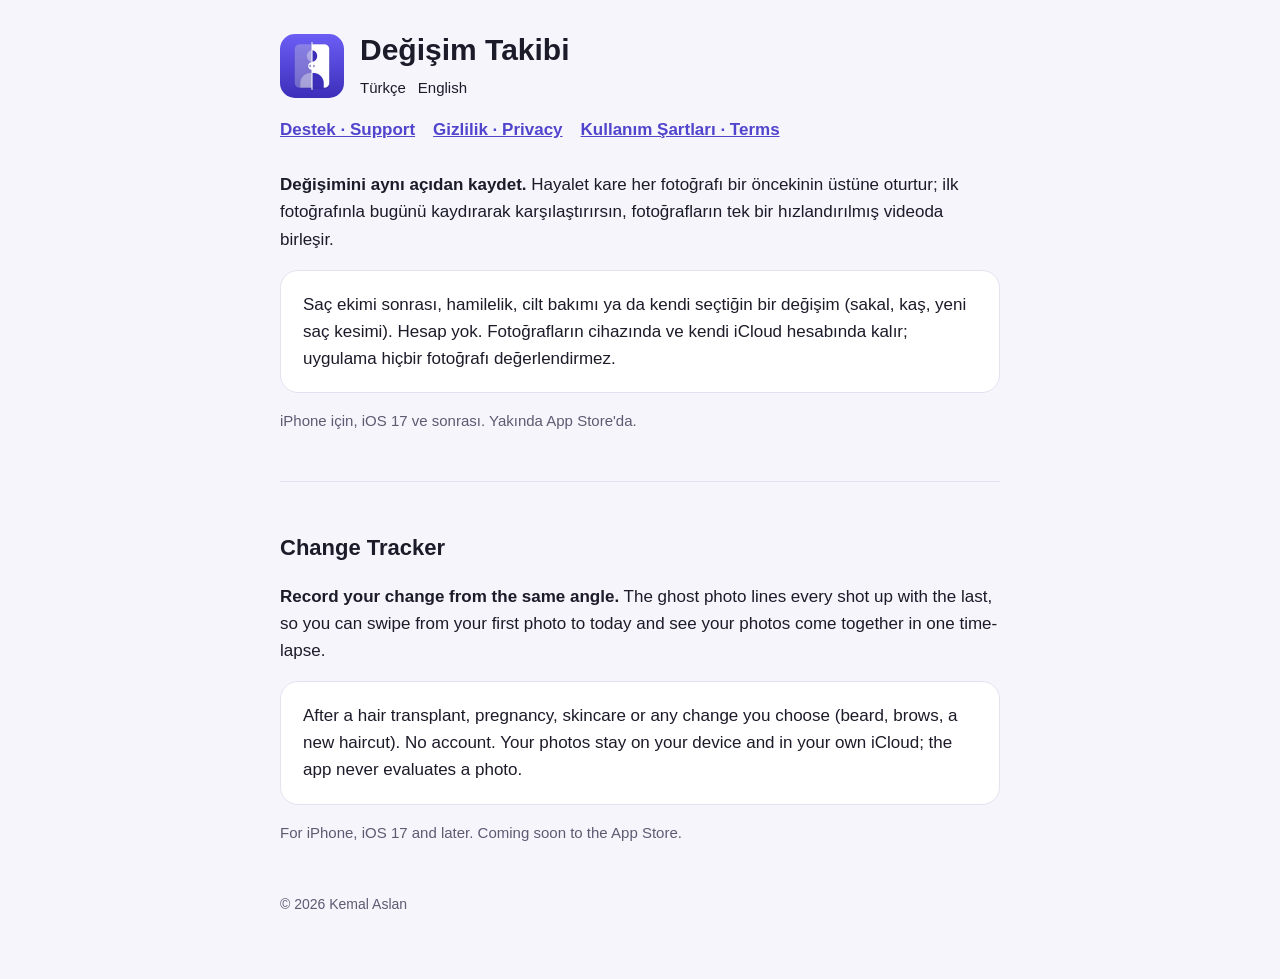
<file: index.html>
<!doctype html>
<html lang="tr">
<head>
  <meta charset="utf-8">
  <meta name="viewport" content="width=device-width, initial-scale=1">
  <title>Değişim Takibi — önce ve sonra, aynı açıdan</title>
  <meta name="description" content="Değişimini aynı açıdan, hizalı fotoğraflarla kaydet. Saç ekimi sonrası, hamilelik, cilt bakımı ve daha fazlası.">
  <link rel="icon" href="assets/icon.png">
  <link rel="apple-touch-icon" href="assets/icon.png">
  <link rel="stylesheet" href="assets/style.css">
</head>
<body>
<main>
  <header>
    <img src="assets/icon.png" alt="">
    <div>
      <h1>Değişim Takibi</h1>
      <div class="lang"><a href="#tr">Türkçe</a><a href="#en">English</a></div>
    </div>
  </header>
  <nav>
    <a href="support/">Destek · Support</a>
    <a href="privacy/">Gizlilik · Privacy</a>
    <a href="terms/">Kullanım Şartları · Terms</a>
  </nav>

  <section id="tr">
    <p><strong>Değişimini aynı açıdan kaydet.</strong> Hayalet kare her fotoğrafı bir öncekinin üstüne oturtur; ilk
      fotoğrafınla bugünü kaydırarak karşılaştırırsın, fotoğrafların tek bir hızlandırılmış videoda birleşir.</p>
    <div class="card">
      <p>Saç ekimi sonrası, hamilelik, cilt bakımı ya da kendi seçtiğin bir değişim (sakal, kaş, yeni saç kesimi).
        Hesap yok. Fotoğrafların cihazında ve kendi iCloud hesabında kalır; uygulama hiçbir fotoğrafı değerlendirmez.</p>
    </div>
    <p class="muted">iPhone için, iOS 17 ve sonrası. Yakında App Store'da.</p>
  </section>

  <hr>

  <section id="en" lang="en">
    <h2>Change Tracker</h2>
    <p><strong>Record your change from the same angle.</strong> The ghost photo lines every shot up with the last, so you
      can swipe from your first photo to today and see your photos come together in one time-lapse.</p>
    <div class="card">
      <p>After a hair transplant, pregnancy, skincare or any change you choose (beard, brows, a new haircut). No account.
        Your photos stay on your device and in your own iCloud; the app never evaluates a photo.</p>
    </div>
    <p class="muted">For iPhone, iOS 17 and later. Coming soon to the App Store.</p>
  </section>

  <footer>© 2026 Kemal Aslan</footer>
</main>
</body>
</html>
</file>
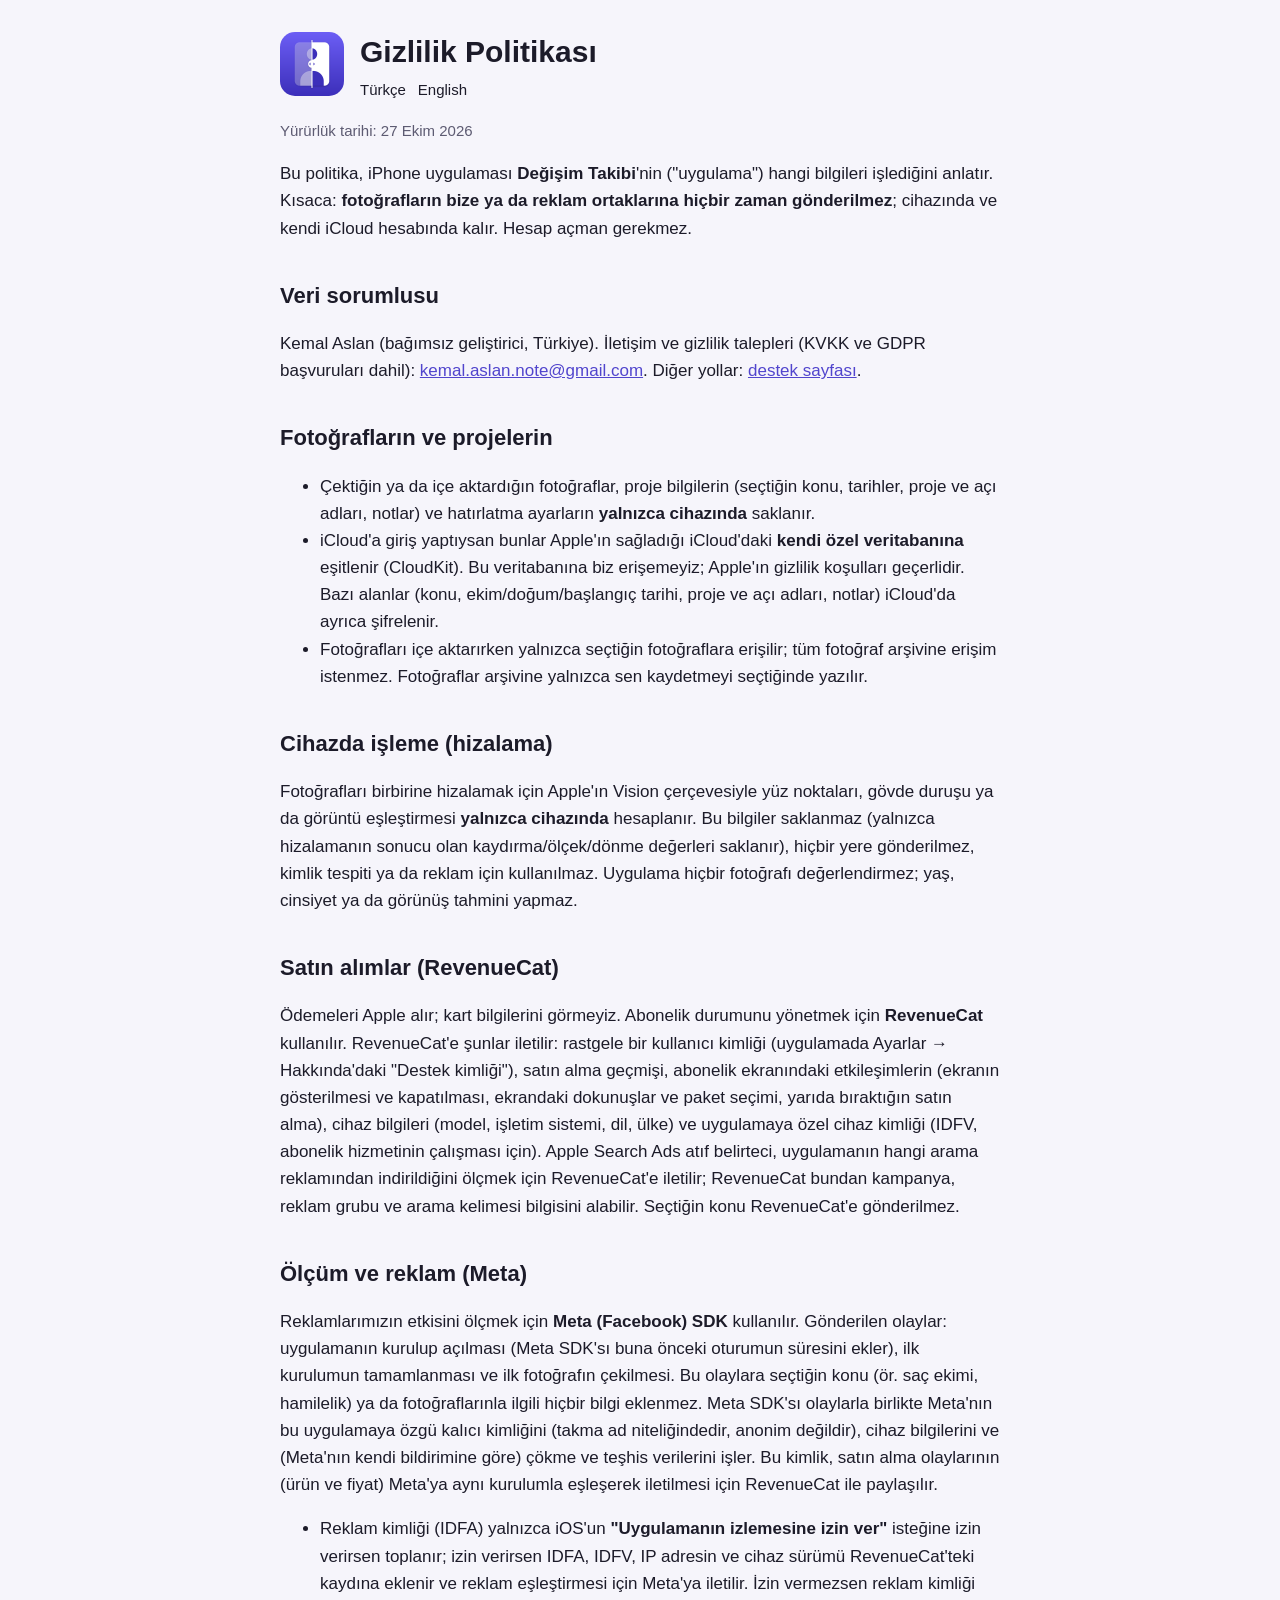
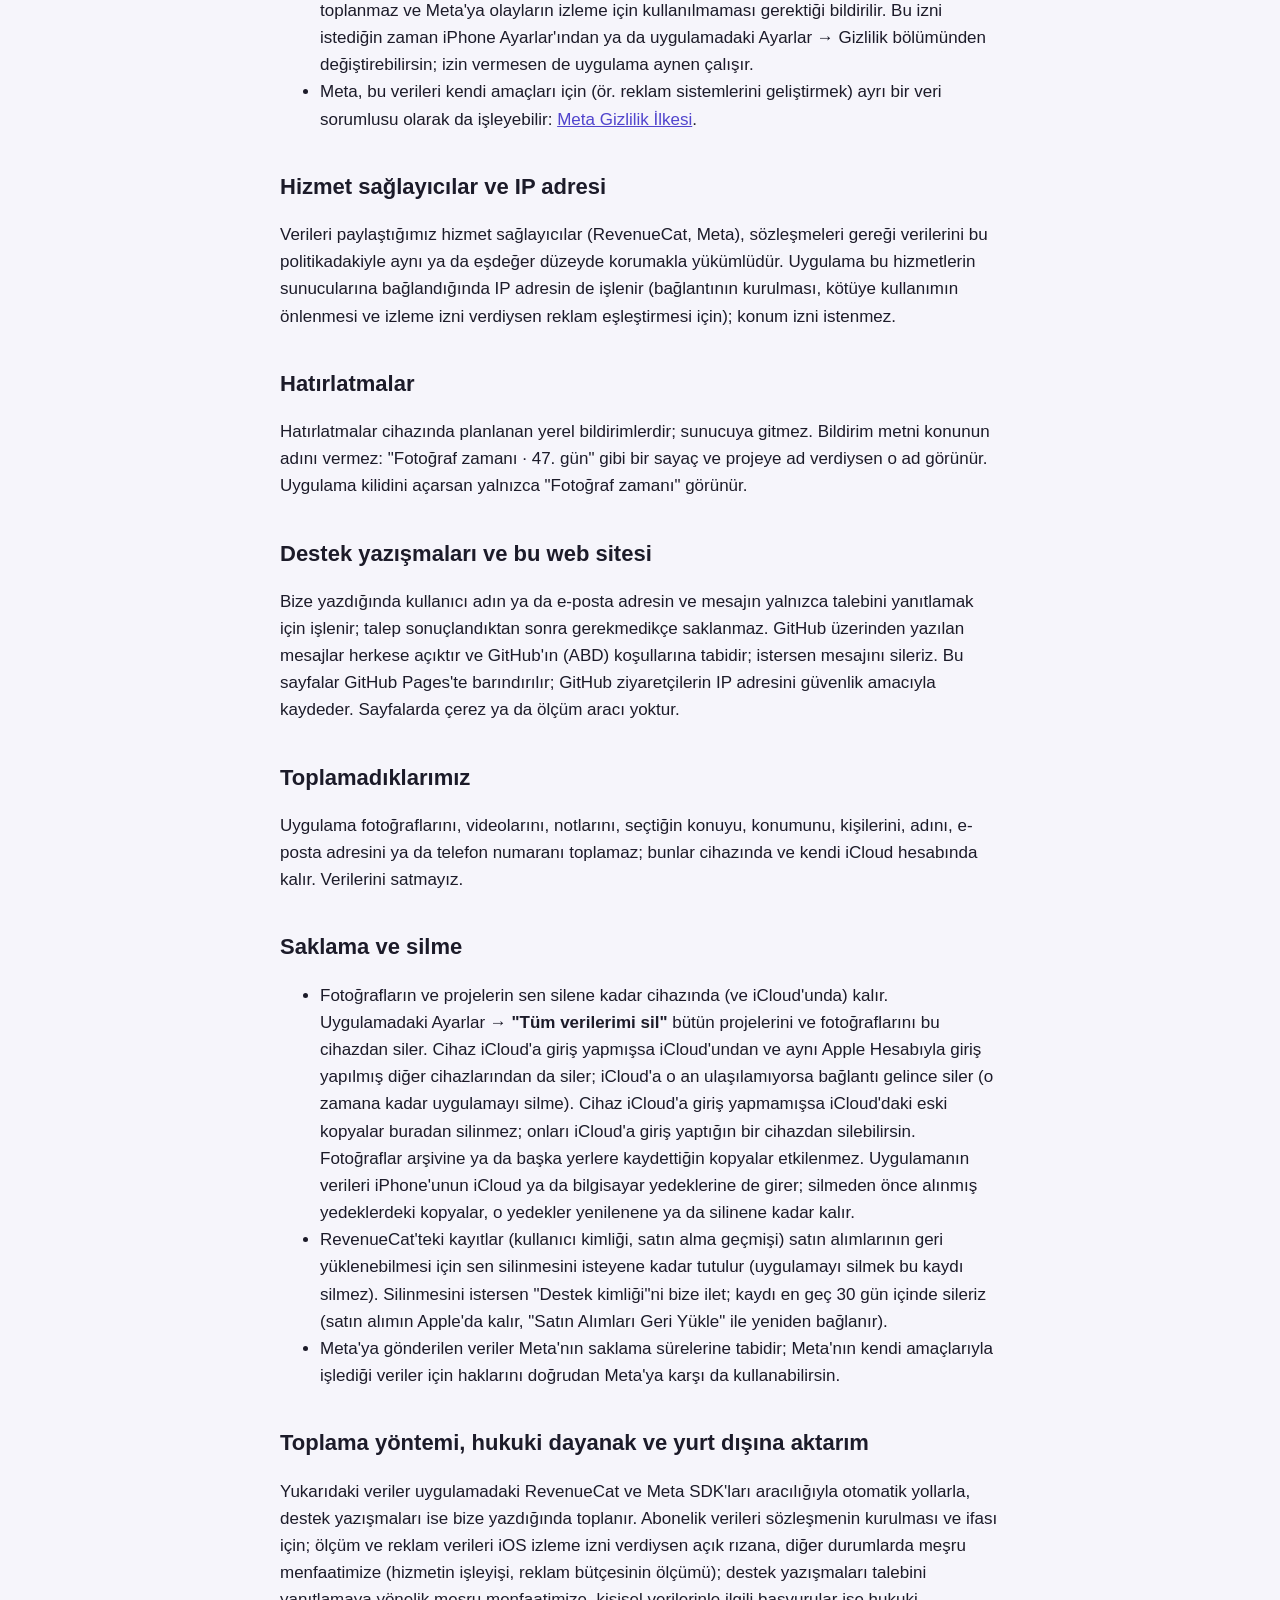
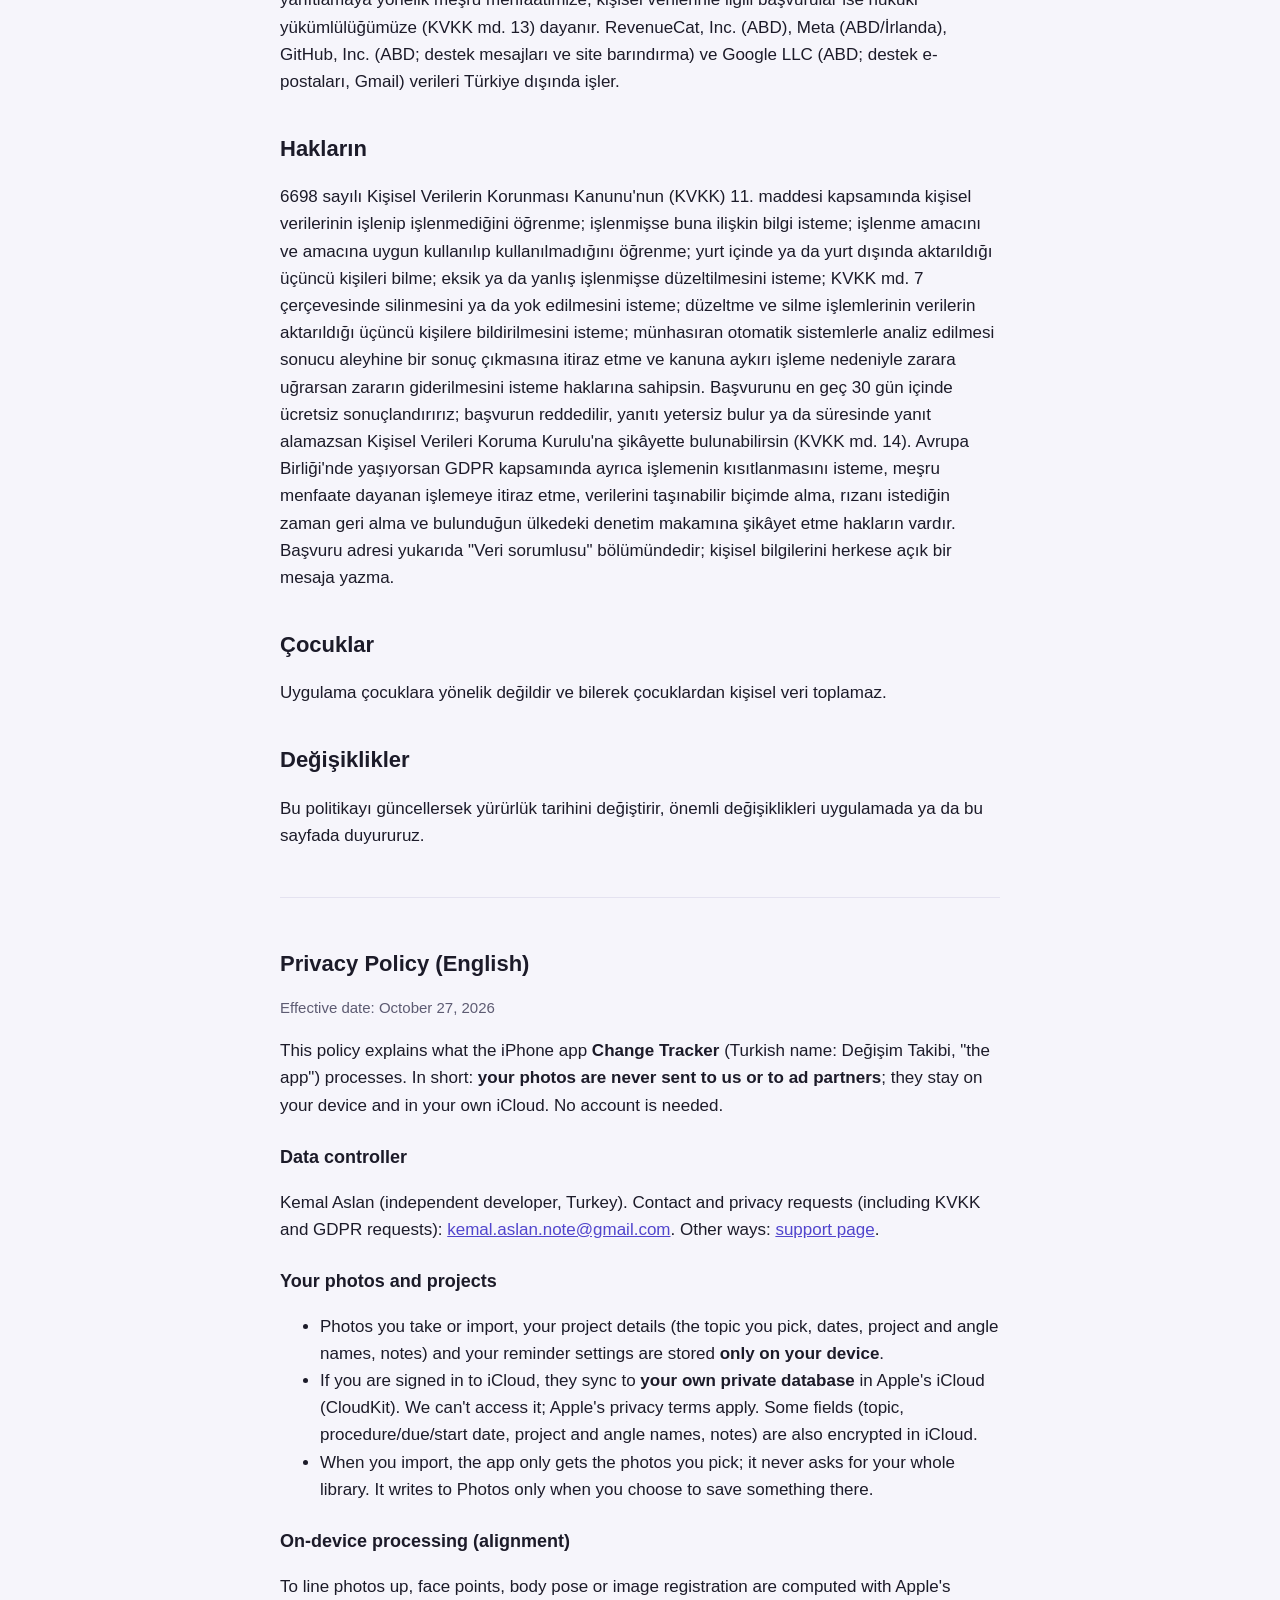
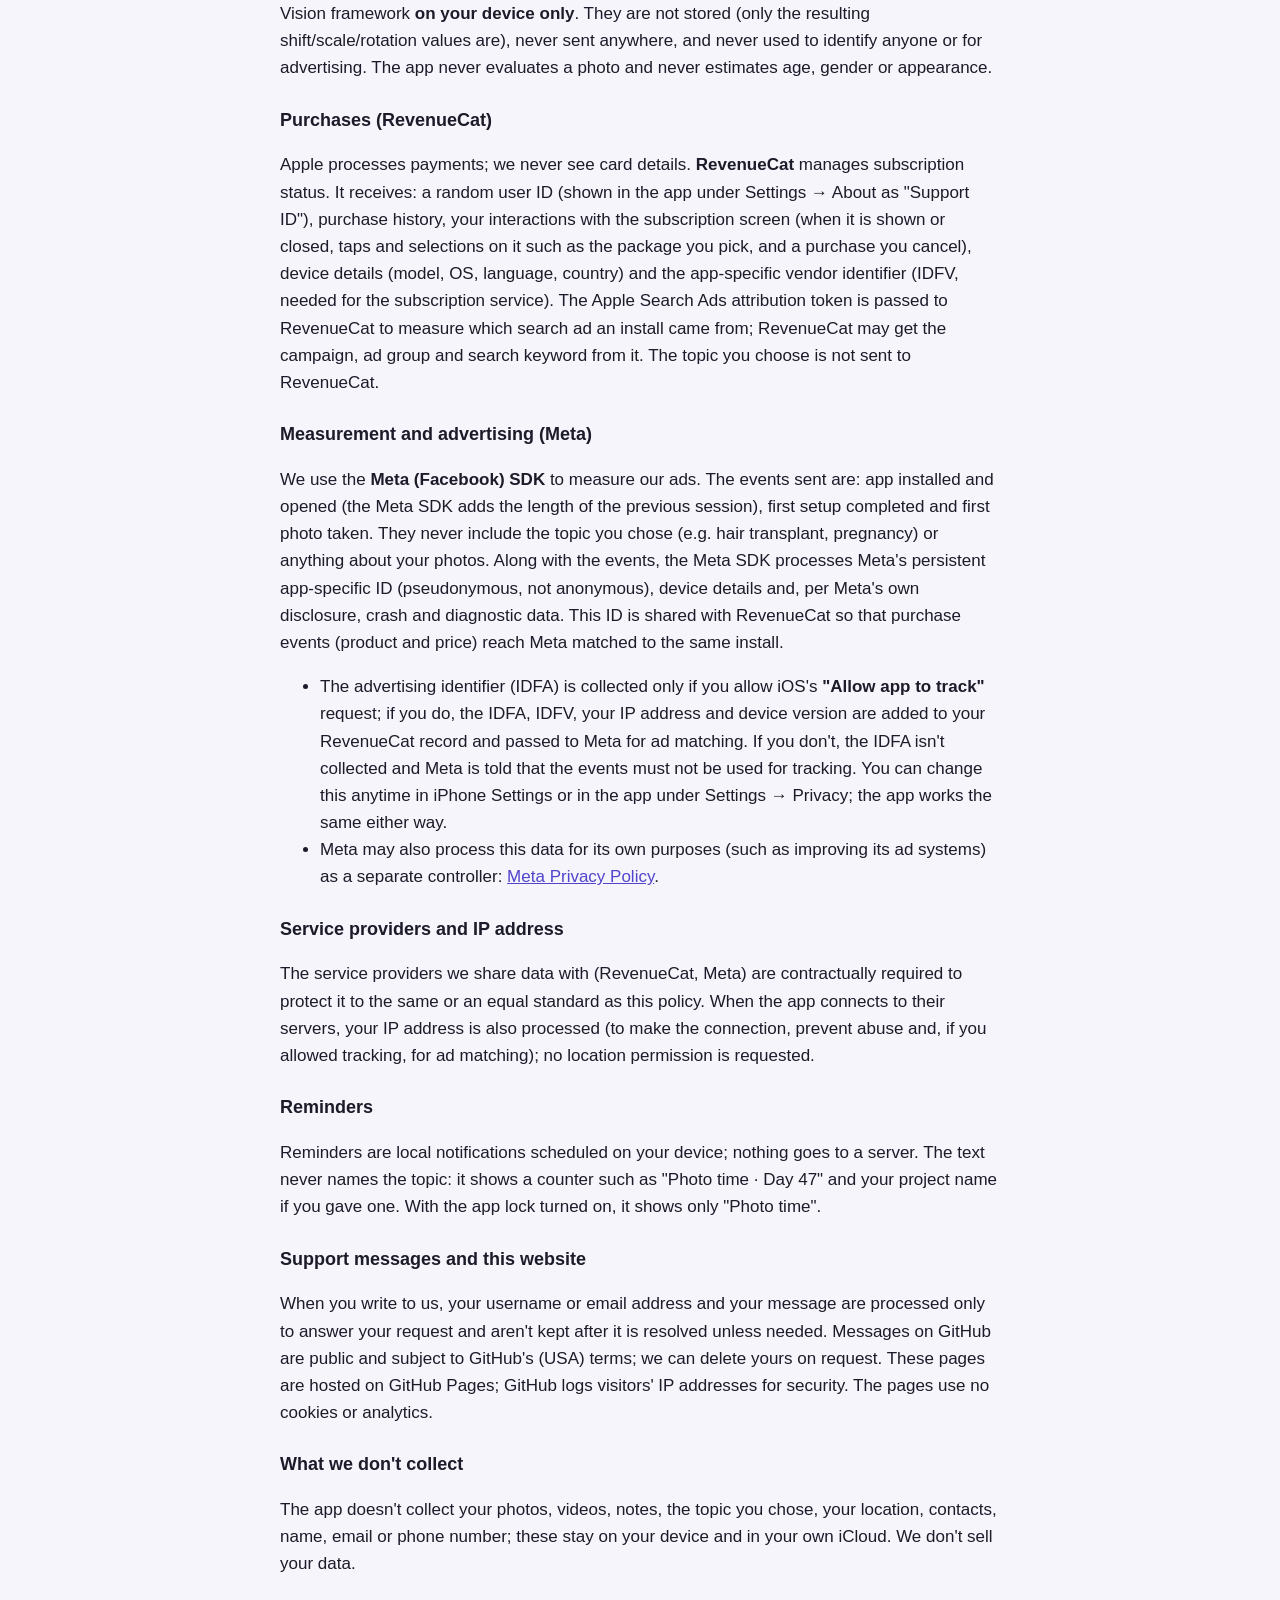
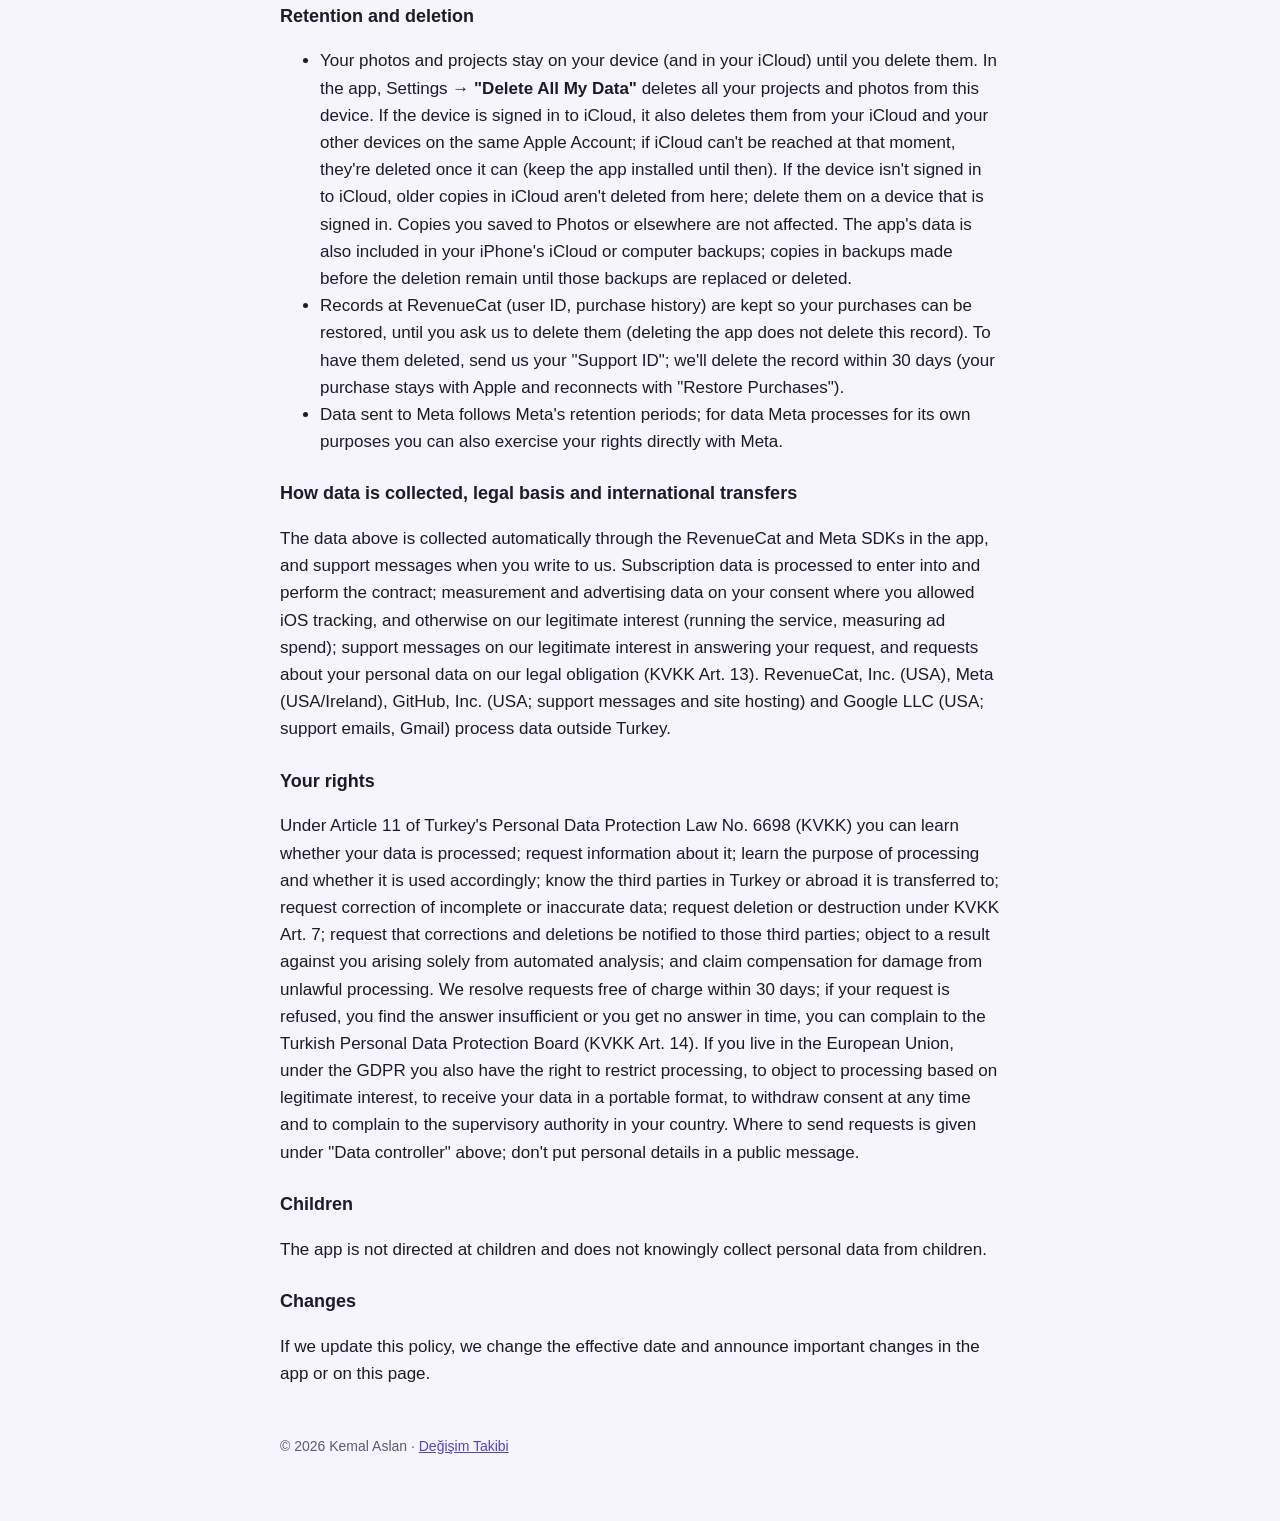
<file: privacy/index.html>
<!doctype html>
<html lang="tr">
<head>
  <meta charset="utf-8">
  <meta name="viewport" content="width=device-width, initial-scale=1">
  <title>Gizlilik Politikası · Privacy Policy — Değişim Takibi</title>
  <link rel="icon" href="../assets/icon.png">
  <link rel="stylesheet" href="../assets/style.css">
</head>
<body>
<main>
  <header>
    <a href="../"><img src="../assets/icon.png" alt="Değişim Takibi · Change Tracker"></a>
    <div>
      <h1>Gizlilik Politikası</h1>
      <div class="lang"><a href="#tr">Türkçe</a><a href="#en">English</a></div>
    </div>
  </header>
  <p class="muted">Yürürlük tarihi: 27 Ekim 2026</p>

  <section id="tr">
    <p>Bu politika, iPhone uygulaması <strong>Değişim Takibi</strong>'nin ("uygulama") hangi bilgileri işlediğini
      anlatır. Kısaca: <strong>fotoğrafların bize ya da reklam ortaklarına hiçbir zaman gönderilmez</strong>; cihazında ve
      kendi iCloud hesabında kalır. Hesap açman gerekmez.</p>

    <h2>Veri sorumlusu</h2>
    <p>Kemal Aslan (bağımsız geliştirici, Türkiye). İletişim ve gizlilik talepleri (KVKK ve GDPR başvuruları dahil):
      <a href="mailto:kemal.aslan.note@gmail.com">kemal.aslan.note@gmail.com</a>. Diğer yollar: <a href="../support/#contact">destek sayfası</a>.</p>

    <h2>Fotoğrafların ve projelerin</h2>
    <ul>
      <li>Çektiğin ya da içe aktardığın fotoğraflar, proje bilgilerin (seçtiğin konu, tarihler, proje ve açı adları,
        notlar) ve hatırlatma ayarların <strong>yalnızca cihazında</strong> saklanır.</li>
      <li>iCloud'a giriş yaptıysan bunlar Apple'ın sağladığı iCloud'daki <strong>kendi özel veritabanına</strong>
        eşitlenir (CloudKit). Bu veritabanına biz erişemeyiz; Apple'ın gizlilik koşulları geçerlidir. Bazı alanlar (konu,
        ekim/doğum/başlangıç tarihi, proje ve açı adları, notlar) iCloud'da ayrıca şifrelenir.</li>
      <li>Fotoğrafları içe aktarırken yalnızca seçtiğin fotoğraflara erişilir; tüm fotoğraf arşivine erişim istenmez.
        Fotoğraflar arşivine yalnızca sen kaydetmeyi seçtiğinde yazılır.</li>
    </ul>

    <h2>Cihazda işleme (hizalama)</h2>
    <p>Fotoğrafları birbirine hizalamak için Apple'ın Vision çerçevesiyle yüz noktaları, gövde duruşu ya da görüntü
      eşleştirmesi <strong>yalnızca cihazında</strong> hesaplanır. Bu bilgiler saklanmaz (yalnızca hizalamanın sonucu olan
      kaydırma/ölçek/dönme değerleri saklanır), hiçbir yere gönderilmez, kimlik tespiti ya da reklam için kullanılmaz.
      Uygulama hiçbir fotoğrafı değerlendirmez; yaş, cinsiyet ya da görünüş tahmini yapmaz.</p>

    <h2>Satın alımlar (RevenueCat)</h2>
    <p>Ödemeleri Apple alır; kart bilgilerini görmeyiz. Abonelik durumunu yönetmek için <strong>RevenueCat</strong>
      kullanılır. RevenueCat'e şunlar iletilir: rastgele bir kullanıcı kimliği (uygulamada Ayarlar → Hakkında'daki
      "Destek kimliği"), satın alma geçmişi, abonelik ekranındaki etkileşimlerin (ekranın gösterilmesi ve
      kapatılması, ekrandaki dokunuşlar ve paket seçimi, yarıda bıraktığın satın alma), cihaz bilgileri (model, işletim
      sistemi, dil, ülke) ve uygulamaya özel cihaz kimliği (IDFV, abonelik hizmetinin çalışması için). Apple Search Ads
      atıf belirteci, uygulamanın hangi arama reklamından indirildiğini ölçmek için RevenueCat'e iletilir; RevenueCat
      bundan kampanya, reklam grubu ve arama kelimesi bilgisini alabilir. Seçtiğin konu
      RevenueCat'e gönderilmez.</p>

    <h2>Ölçüm ve reklam (Meta)</h2>
    <p>Reklamlarımızın etkisini ölçmek için <strong>Meta (Facebook) SDK</strong> kullanılır. Gönderilen olaylar: uygulamanın
      kurulup açılması (Meta SDK'sı buna önceki oturumun süresini ekler), ilk kurulumun tamamlanması ve ilk fotoğrafın
      çekilmesi. Bu olaylara seçtiğin konu (ör. saç ekimi, hamilelik) ya da fotoğraflarınla ilgili hiçbir bilgi eklenmez.
      Meta SDK'sı olaylarla birlikte Meta'nın bu uygulamaya özgü kalıcı kimliğini (takma ad niteliğindedir, anonim
      değildir), cihaz bilgilerini ve (Meta'nın kendi bildirimine göre) çökme ve teşhis verilerini işler. Bu kimlik,
      satın alma olaylarının (ürün ve fiyat) Meta'ya aynı kurulumla eşleşerek iletilmesi için RevenueCat ile
      paylaşılır.</p>
    <ul>
      <li>Reklam kimliği (IDFA) yalnızca iOS'un <strong>"Uygulamanın izlemesine izin ver"</strong> isteğine izin verirsen
        toplanır; izin verirsen IDFA, IDFV, IP adresin ve cihaz sürümü RevenueCat'teki kaydına eklenir ve reklam eşleştirmesi
        için Meta'ya iletilir. İzin vermezsen reklam kimliği
        toplanmaz ve Meta'ya olayların izleme için kullanılmaması gerektiği bildirilir. Bu izni istediğin zaman iPhone
        Ayarlar'ından ya da uygulamadaki Ayarlar → Gizlilik bölümünden değiştirebilirsin; izin vermesen de uygulama aynen
        çalışır.</li>
      <li>Meta, bu verileri kendi amaçları için (ör. reklam sistemlerini geliştirmek) ayrı bir veri sorumlusu olarak da
        işleyebilir: <a href="https://www.facebook.com/privacy/policy/">Meta Gizlilik İlkesi</a>.</li>
    </ul>

    <h2>Hizmet sağlayıcılar ve IP adresi</h2>
    <p>Verileri paylaştığımız hizmet sağlayıcılar (RevenueCat, Meta), sözleşmeleri gereği verilerini bu politikadakiyle
      aynı ya da eşdeğer düzeyde korumakla yükümlüdür. Uygulama bu hizmetlerin sunucularına bağlandığında IP adresin de
      işlenir (bağlantının kurulması, kötüye kullanımın önlenmesi ve izleme izni verdiysen reklam
      eşleştirmesi için); konum izni istenmez.</p>

    <h2>Hatırlatmalar</h2>
    <p>Hatırlatmalar cihazında planlanan yerel bildirimlerdir; sunucuya gitmez. Bildirim metni konunun adını vermez:
      "Fotoğraf zamanı · 47. gün" gibi bir sayaç ve projeye ad verdiysen o ad görünür. Uygulama kilidini açarsan yalnızca
      "Fotoğraf zamanı" görünür.</p>

    <h2>Destek yazışmaları ve bu web sitesi</h2>
    <p>Bize yazdığında kullanıcı adın ya da e-posta adresin ve mesajın yalnızca talebini yanıtlamak için işlenir; talep
      sonuçlandıktan sonra gerekmedikçe saklanmaz. GitHub üzerinden yazılan mesajlar herkese açıktır ve GitHub'ın (ABD)
      koşullarına tabidir; istersen mesajını sileriz. Bu sayfalar GitHub Pages'te barındırılır; GitHub ziyaretçilerin IP
      adresini güvenlik amacıyla kaydeder. Sayfalarda çerez ya da ölçüm aracı yoktur.</p>

    <h2>Toplamadıklarımız</h2>
    <p>Uygulama fotoğraflarını, videolarını, notlarını, seçtiğin konuyu, konumunu, kişilerini, adını, e-posta adresini ya
      da telefon numaranı toplamaz; bunlar cihazında ve kendi iCloud hesabında kalır. Verilerini satmayız.</p>

    <h2>Saklama ve silme</h2>
    <ul>
      <li>Fotoğrafların ve projelerin sen silene kadar cihazında (ve iCloud'unda) kalır. Uygulamadaki Ayarlar →
        <strong>"Tüm verilerimi sil"</strong> bütün projelerini ve fotoğraflarını bu cihazdan siler. Cihaz iCloud'a giriş
        yapmışsa iCloud'undan ve aynı Apple Hesabıyla giriş yapılmış diğer cihazlarından da siler; iCloud'a o an
        ulaşılamıyorsa bağlantı gelince siler (o zamana kadar uygulamayı silme). Cihaz iCloud'a giriş yapmamışsa
        iCloud'daki eski kopyalar buradan silinmez; onları iCloud'a giriş yaptığın bir cihazdan silebilirsin. Fotoğraflar
        arşivine ya da başka yerlere kaydettiğin kopyalar etkilenmez. Uygulamanın verileri iPhone'unun iCloud ya da
        bilgisayar yedeklerine de girer; silmeden önce alınmış yedeklerdeki kopyalar, o yedekler yenilenene ya da silinene
        kadar kalır.</li>
      <li>RevenueCat'teki kayıtlar (kullanıcı kimliği, satın alma geçmişi) satın alımlarının geri yüklenebilmesi için
        sen silinmesini isteyene kadar tutulur (uygulamayı silmek bu kaydı silmez). Silinmesini istersen "Destek kimliği"ni bize ilet; kaydı en geç 30 gün
        içinde sileriz (satın alımın Apple'da kalır, "Satın Alımları Geri Yükle" ile yeniden bağlanır).</li>
      <li>Meta'ya gönderilen veriler Meta'nın saklama sürelerine tabidir; Meta'nın kendi amaçlarıyla işlediği veriler için
        haklarını doğrudan Meta'ya karşı da kullanabilirsin.</li>
    </ul>

    <h2>Toplama yöntemi, hukuki dayanak ve yurt dışına aktarım</h2>
    <p>Yukarıdaki veriler uygulamadaki RevenueCat ve Meta SDK'ları aracılığıyla otomatik yollarla, destek yazışmaları ise
      bize yazdığında toplanır. Abonelik verileri sözleşmenin kurulması ve ifası için; ölçüm ve reklam verileri iOS izleme
      izni verdiysen açık rızana, diğer durumlarda meşru menfaatimize (hizmetin işleyişi, reklam bütçesinin ölçümü);
      destek yazışmaları talebini yanıtlamaya yönelik meşru menfaatimize, kişisel verilerinle ilgili
      başvurular ise hukuki yükümlülüğümüze (KVKK md. 13) dayanır. RevenueCat, Inc. (ABD), Meta (ABD/İrlanda),
      GitHub, Inc. (ABD; destek mesajları ve site barındırma) ve Google LLC (ABD; destek e-postaları, Gmail) verileri
      Türkiye dışında işler.</p>

    <h2>Hakların</h2>
    <p>6698 sayılı Kişisel Verilerin Korunması Kanunu'nun (KVKK) 11. maddesi kapsamında kişisel verilerinin işlenip
      işlenmediğini öğrenme; işlenmişse buna ilişkin bilgi isteme; işlenme amacını ve amacına uygun kullanılıp
      kullanılmadığını öğrenme; yurt içinde ya da yurt dışında aktarıldığı üçüncü kişileri bilme; eksik ya da yanlış
      işlenmişse düzeltilmesini isteme; KVKK md. 7 çerçevesinde silinmesini ya da yok edilmesini isteme; düzeltme ve silme
      işlemlerinin verilerin aktarıldığı üçüncü kişilere bildirilmesini isteme; münhasıran otomatik sistemlerle analiz
      edilmesi sonucu aleyhine bir sonuç çıkmasına itiraz etme ve kanuna aykırı işleme nedeniyle zarara uğrarsan zararın
      giderilmesini isteme haklarına sahipsin. Başvurunu en geç 30 gün içinde ücretsiz sonuçlandırırız; başvurun reddedilir,
      yanıtı yetersiz bulur ya da süresinde yanıt alamazsan Kişisel Verileri Koruma Kurulu'na şikâyette bulunabilirsin
      (KVKK md. 14). Avrupa Birliği'nde yaşıyorsan GDPR kapsamında ayrıca işlemenin kısıtlanmasını isteme, meşru menfaate
      dayanan işlemeye itiraz etme, verilerini taşınabilir biçimde alma, rızanı istediğin zaman geri alma ve bulunduğun ülkedeki denetim makamına şikâyet etme
      hakların vardır. Başvuru adresi yukarıda "Veri sorumlusu" bölümündedir; kişisel bilgilerini herkese açık bir mesaja
      yazma.</p>

    <h2>Çocuklar</h2>
    <p>Uygulama çocuklara yönelik değildir ve bilerek çocuklardan kişisel veri toplamaz.</p>

    <h2>Değişiklikler</h2>
    <p>Bu politikayı güncellersek yürürlük tarihini değiştirir, önemli değişiklikleri uygulamada ya da bu sayfada
      duyururuz.</p>
  </section>

  <hr>

  <section id="en" lang="en">
    <h2>Privacy Policy (English)</h2>
    <p class="muted">Effective date: October 27, 2026</p>
    <p>This policy explains what the iPhone app <strong>Change Tracker</strong> (Turkish name: Değişim Takibi, "the app")
      processes. In short: <strong>your photos are never sent to us or to ad partners</strong>; they stay on your device and
      in your own iCloud. No account is needed.</p>

    <h3>Data controller</h3>
    <p>Kemal Aslan (independent developer, Turkey). Contact and privacy requests (including KVKK and GDPR requests):
      <a href="mailto:kemal.aslan.note@gmail.com">kemal.aslan.note@gmail.com</a>. Other ways: <a href="../support/#contact-en">support page</a>.</p>

    <h3>Your photos and projects</h3>
    <ul>
      <li>Photos you take or import, your project details (the topic you pick, dates, project and angle names, notes) and
        your reminder settings are stored <strong>only on your device</strong>.</li>
      <li>If you are signed in to iCloud, they sync to <strong>your own private database</strong> in Apple's iCloud
        (CloudKit). We can't access it; Apple's privacy terms apply. Some fields (topic, procedure/due/start date, project
        and angle names, notes) are also encrypted in iCloud.</li>
      <li>When you import, the app only gets the photos you pick; it never asks for your whole library. It writes to Photos
        only when you choose to save something there.</li>
    </ul>

    <h3>On-device processing (alignment)</h3>
    <p>To line photos up, face points, body pose or image registration are computed with Apple's Vision framework
      <strong>on your device only</strong>. They are not stored (only the resulting shift/scale/rotation values are), never
      sent anywhere, and never used to identify anyone or for advertising. The app never evaluates a photo and never
      estimates age, gender or appearance.</p>

    <h3>Purchases (RevenueCat)</h3>
    <p>Apple processes payments; we never see card details. <strong>RevenueCat</strong> manages subscription status. It
      receives: a random user ID (shown in the app under Settings → About as "Support ID"), purchase history, your interactions with the subscription screen (when it is shown or
      closed, taps and selections on it such as the package you pick, and a purchase you cancel), device details (model, OS, language, country) and the app-specific vendor
      identifier (IDFV, needed for the subscription service). The Apple Search Ads attribution token is passed to
      RevenueCat to measure which search ad an install came from; RevenueCat may get the campaign, ad group and search
      keyword from it. The topic you choose is not sent to RevenueCat.</p>

    <h3>Measurement and advertising (Meta)</h3>
    <p>We use the <strong>Meta (Facebook) SDK</strong> to measure our ads. The events sent are: app installed and opened
      (the Meta SDK adds the length of the previous session), first setup completed and first photo taken. They never
      include the topic you chose (e.g. hair transplant, pregnancy) or anything about your photos. Along with the events,
      the Meta SDK processes Meta's persistent app-specific ID (pseudonymous, not anonymous), device details and, per Meta's
      own disclosure, crash and diagnostic data. This ID is shared with RevenueCat so that purchase events (product and
      price) reach Meta matched to the same install.</p>
    <ul>
      <li>The advertising identifier (IDFA) is collected only if you allow iOS's <strong>"Allow app to track"</strong>
        request; if you do, the IDFA, IDFV, your IP address and device version are added to your RevenueCat record and passed
        to Meta for ad matching. If you don't, the IDFA isn't
        collected and Meta is told that the events must not be used for tracking. You can change this anytime in iPhone
        Settings or in the app under Settings → Privacy; the app works the same either way.</li>
      <li>Meta may also process this data for its own purposes (such as improving its ad systems) as a separate controller:
        <a href="https://www.facebook.com/privacy/policy/">Meta Privacy Policy</a>.</li>
    </ul>

    <h3>Service providers and IP address</h3>
    <p>The service providers we share data with (RevenueCat, Meta) are contractually required to protect it to the same or
      an equal standard as this policy. When the app connects to their servers, your IP address is also processed (to make
      the connection, prevent abuse and, if you allowed tracking, for ad matching); no location
      permission is requested.</p>

    <h3>Reminders</h3>
    <p>Reminders are local notifications scheduled on your device; nothing goes to a server. The text never names the
      topic: it shows a counter such as "Photo time · Day 47" and your project name if you gave one. With the app lock
      turned on, it shows only "Photo time".</p>

    <h3>Support messages and this website</h3>
    <p>When you write to us, your username or email address and your message are processed only to answer your request and
      aren't kept after it is resolved unless needed. Messages on GitHub are public and subject to GitHub's (USA) terms; we
      can delete yours on request. These pages are hosted on GitHub Pages; GitHub logs visitors' IP addresses for security.
      The pages use no cookies or analytics.</p>

    <h3>What we don't collect</h3>
    <p>The app doesn't collect your photos, videos, notes, the topic you chose, your location, contacts, name, email or
      phone number; these stay on your device and in your own iCloud. We don't sell your data.</p>

    <h3>Retention and deletion</h3>
    <ul>
      <li>Your photos and projects stay on your device (and in your iCloud) until you delete them. In the app, Settings →
        <strong>"Delete All My Data"</strong> deletes all your projects and photos from this device. If the device is
        signed in to iCloud, it also deletes them from your iCloud and your other devices on the same Apple Account; if
        iCloud can't be reached at that moment, they're deleted once it can (keep the app installed until then). If the
        device isn't signed in to iCloud, older copies in iCloud aren't deleted from here; delete them on a device that is
        signed in. Copies you saved to Photos or elsewhere are not affected. The app's data is also included in your
        iPhone's iCloud or computer backups; copies in backups made before the deletion remain until those backups are
        replaced or deleted.</li>
      <li>Records at RevenueCat (user ID, purchase history) are kept so your purchases can be restored, until you
        ask us to delete them (deleting the app does not delete this record). To have them deleted, send us your "Support ID"; we'll delete the record within 30 days (your purchase
        stays with Apple and reconnects with "Restore Purchases").</li>
      <li>Data sent to Meta follows Meta's retention periods; for data Meta processes for its own purposes you can also
        exercise your rights directly with Meta.</li>
    </ul>

    <h3>How data is collected, legal basis and international transfers</h3>
    <p>The data above is collected automatically through the RevenueCat and Meta SDKs in the app, and support messages when
      you write to us. Subscription data is processed to enter into and perform the contract; measurement and advertising
      data on your consent where you allowed iOS tracking, and otherwise on our legitimate interest (running the service,
      measuring ad spend); support messages on our legitimate interest in answering your request, and requests about
      your personal data on our legal obligation (KVKK Art. 13). RevenueCat, Inc. (USA), Meta (USA/Ireland),
      GitHub, Inc. (USA; support messages and site hosting) and Google LLC (USA; support emails, Gmail) process data
      outside Turkey.</p>

    <h3>Your rights</h3>
    <p>Under Article 11 of Turkey's Personal Data Protection Law No. 6698 (KVKK) you can learn whether your data is
      processed; request information about it; learn the purpose of processing and whether it is used accordingly; know the
      third parties in Turkey or abroad it is transferred to; request correction of incomplete or inaccurate data; request
      deletion or destruction under KVKK Art. 7; request that corrections and deletions be notified to those third parties;
      object to a result against you arising solely from automated analysis; and claim compensation for damage from
      unlawful processing. We resolve requests free of charge within 30 days; if your request is refused, you find the
      answer insufficient or you get no answer in time, you can complain to the Turkish Personal Data Protection Board
      (KVKK Art. 14). If you live in the European Union, under the GDPR you also have the right to restrict processing, to
      object to processing based on legitimate interest, to receive your data in a portable format, to withdraw consent at any time and to complain to the supervisory authority
      in your country. Where to send requests is given under "Data controller" above; don't put personal details in a public
      message.</p>

    <h3>Children</h3>
    <p>The app is not directed at children and does not knowingly collect personal data from children.</p>

    <h3>Changes</h3>
    <p>If we update this policy, we change the effective date and announce important changes in the app or on this page.</p>
  </section>

  <footer>© 2026 Kemal Aslan · <a href="../">Değişim Takibi</a></footer>
</main>
</body>
</html>
</file>
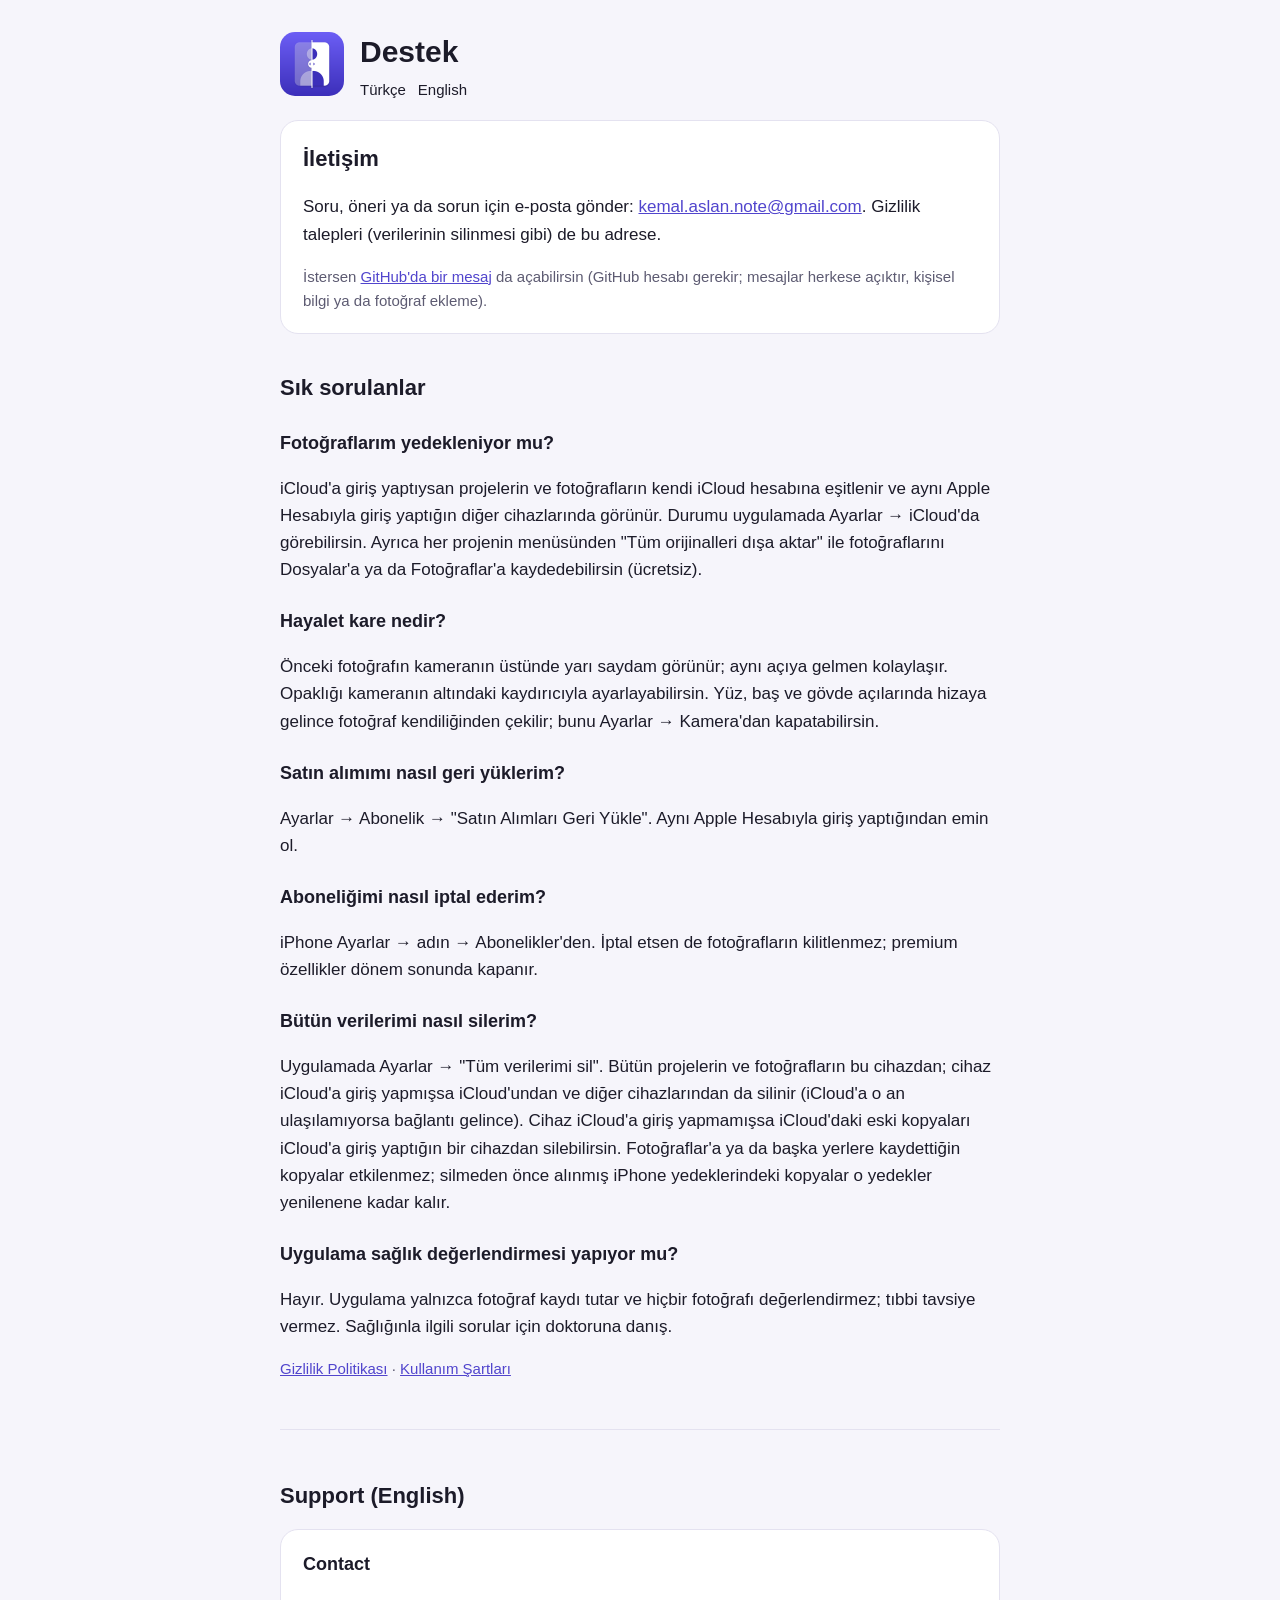
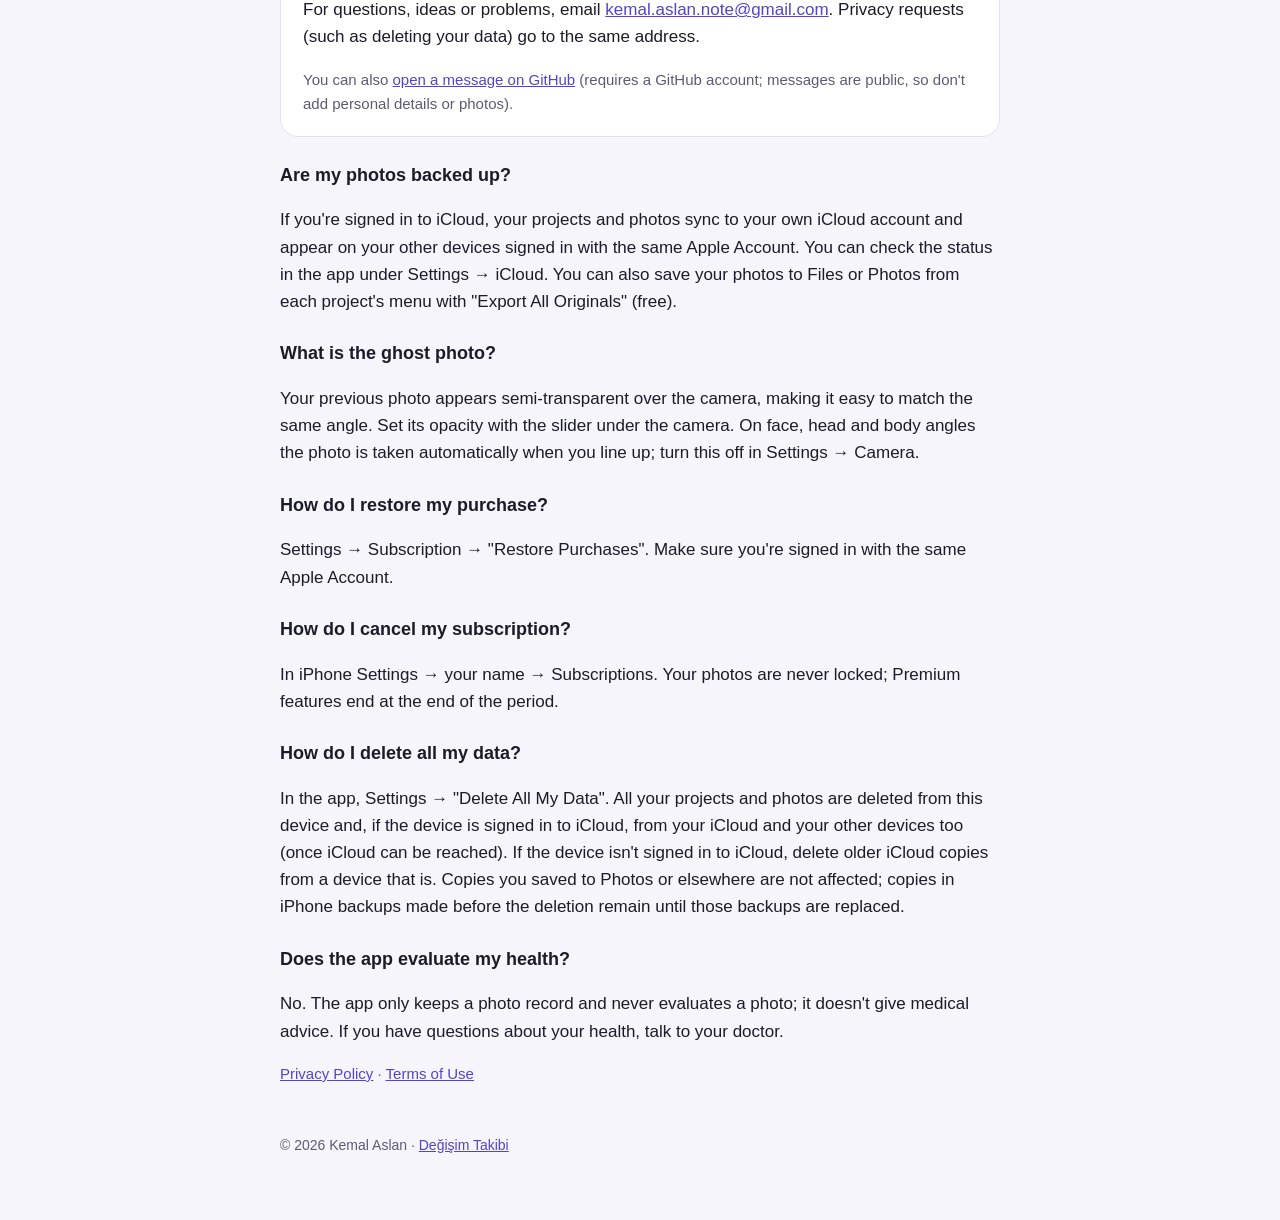
<file: support/index.html>
<!doctype html>
<html lang="tr">
<head>
  <meta charset="utf-8">
  <meta name="viewport" content="width=device-width, initial-scale=1">
  <title>Destek · Support — Değişim Takibi</title>
  <link rel="icon" href="../assets/icon.png">
  <link rel="stylesheet" href="../assets/style.css">
</head>
<body>
<main>
  <header>
    <a href="../"><img src="../assets/icon.png" alt="Değişim Takibi · Change Tracker"></a>
    <div>
      <h1>Destek</h1>
      <div class="lang"><a href="#tr">Türkçe</a><a href="#en">English</a></div>
    </div>
  </header>

  <section id="tr">
    <div class="card" id="contact">
      <h2>İletişim</h2>
      <p>Soru, öneri ya da sorun için e-posta gönder: <a href="mailto:kemal.aslan.note@gmail.com">kemal.aslan.note@gmail.com</a>. Gizlilik talepleri (verilerinin
        silinmesi gibi) de bu adrese.</p>
      <p class="muted">İstersen <a href="https://github.com/kemalaslan0/degisim-takibi/issues/new">GitHub'da bir mesaj</a>
        da açabilirsin (GitHub hesabı gerekir; mesajlar herkese açıktır, kişisel bilgi ya da fotoğraf ekleme).</p>
    </div>

    <h2>Sık sorulanlar</h2>
    <h3>Fotoğraflarım yedekleniyor mu?</h3>
    <p>iCloud'a giriş yaptıysan projelerin ve fotoğrafların kendi iCloud hesabına eşitlenir ve aynı Apple Hesabıyla giriş
      yaptığın diğer cihazlarında görünür. Durumu uygulamada Ayarlar → iCloud'da görebilirsin. Ayrıca her projenin
      menüsünden "Tüm orijinalleri dışa aktar" ile fotoğraflarını Dosyalar'a ya da Fotoğraflar'a kaydedebilirsin
      (ücretsiz).</p>
    <h3>Hayalet kare nedir?</h3>
    <p>Önceki fotoğrafın kameranın üstünde yarı saydam görünür; aynı açıya gelmen kolaylaşır. Opaklığı kameranın
      altındaki kaydırıcıyla ayarlayabilirsin. Yüz, baş ve gövde açılarında hizaya gelince fotoğraf kendiliğinden
      çekilir; bunu Ayarlar → Kamera'dan kapatabilirsin.</p>
    <h3>Satın alımımı nasıl geri yüklerim?</h3>
    <p>Ayarlar → Abonelik → "Satın Alımları Geri Yükle". Aynı Apple Hesabıyla giriş yaptığından emin ol.</p>
    <h3>Aboneliğimi nasıl iptal ederim?</h3>
    <p>iPhone Ayarlar → adın → Abonelikler'den. İptal etsen de fotoğrafların kilitlenmez; premium özellikler dönem sonunda
      kapanır.</p>
    <h3>Bütün verilerimi nasıl silerim?</h3>
    <p>Uygulamada Ayarlar → "Tüm verilerimi sil". Bütün projelerin ve fotoğrafların bu cihazdan; cihaz iCloud'a giriş
      yapmışsa iCloud'undan ve diğer cihazlarından da silinir (iCloud'a o an ulaşılamıyorsa bağlantı gelince). Cihaz
      iCloud'a giriş yapmamışsa iCloud'daki eski kopyaları iCloud'a giriş yaptığın bir cihazdan silebilirsin.
      Fotoğraflar'a ya da başka yerlere kaydettiğin kopyalar etkilenmez; silmeden önce alınmış iPhone yedeklerindeki
      kopyalar o yedekler yenilenene kadar kalır.</p>
    <h3>Uygulama sağlık değerlendirmesi yapıyor mu?</h3>
    <p>Hayır. Uygulama yalnızca fotoğraf kaydı tutar ve hiçbir fotoğrafı değerlendirmez; tıbbi tavsiye vermez. Sağlığınla
      ilgili sorular için doktoruna danış.</p>
    <p class="muted"><a href="../privacy/">Gizlilik Politikası</a> · <a href="../terms/">Kullanım Şartları</a></p>
  </section>

  <hr>

  <section id="en" lang="en">
    <h2>Support (English)</h2>
    <div class="card" id="contact-en">
      <h3>Contact</h3>
      <p>For questions, ideas or problems, email <a href="mailto:kemal.aslan.note@gmail.com">kemal.aslan.note@gmail.com</a>. Privacy requests (such as deleting your
        data) go to the same address.</p>
      <p class="muted">You can also <a href="https://github.com/kemalaslan0/degisim-takibi/issues/new">open a message on
        GitHub</a> (requires a GitHub account; messages are public, so don't add personal details or photos).</p>
    </div>

    <h3>Are my photos backed up?</h3>
    <p>If you're signed in to iCloud, your projects and photos sync to your own iCloud account and appear on your other
      devices signed in with the same Apple Account. You can check the status in the app under Settings → iCloud. You can
      also save your photos to Files or Photos from each project's menu with "Export All Originals" (free).</p>
    <h3>What is the ghost photo?</h3>
    <p>Your previous photo appears semi-transparent over the camera, making it easy to match the same angle. Set its
      opacity with the slider under the camera. On face, head and body angles the photo is taken automatically when you
      line up; turn this off in Settings → Camera.</p>
    <h3>How do I restore my purchase?</h3>
    <p>Settings → Subscription → "Restore Purchases". Make sure you're signed in with the same Apple Account.</p>
    <h3>How do I cancel my subscription?</h3>
    <p>In iPhone Settings → your name → Subscriptions. Your photos are never locked; Premium features end at the end of the
      period.</p>
    <h3>How do I delete all my data?</h3>
    <p>In the app, Settings → "Delete All My Data". All your projects and photos are deleted from this device and, if the
      device is signed in to iCloud, from your iCloud and your other devices too (once iCloud can be reached). If the
      device isn't signed in to iCloud, delete older iCloud copies from a device that is. Copies you saved to Photos or elsewhere are not affected; copies in iPhone backups made before the deletion remain
      until those backups are replaced.</p>
    <h3>Does the app evaluate my health?</h3>
    <p>No. The app only keeps a photo record and never evaluates a photo; it doesn't give medical advice. If you have
      questions about your health, talk to your doctor.</p>
    <p class="muted"><a href="../privacy/#en">Privacy Policy</a> · <a href="../terms/#en">Terms of Use</a></p>
  </section>

  <footer>© 2026 Kemal Aslan · <a href="../">Değişim Takibi</a></footer>
</main>
</body>
</html>
</file>
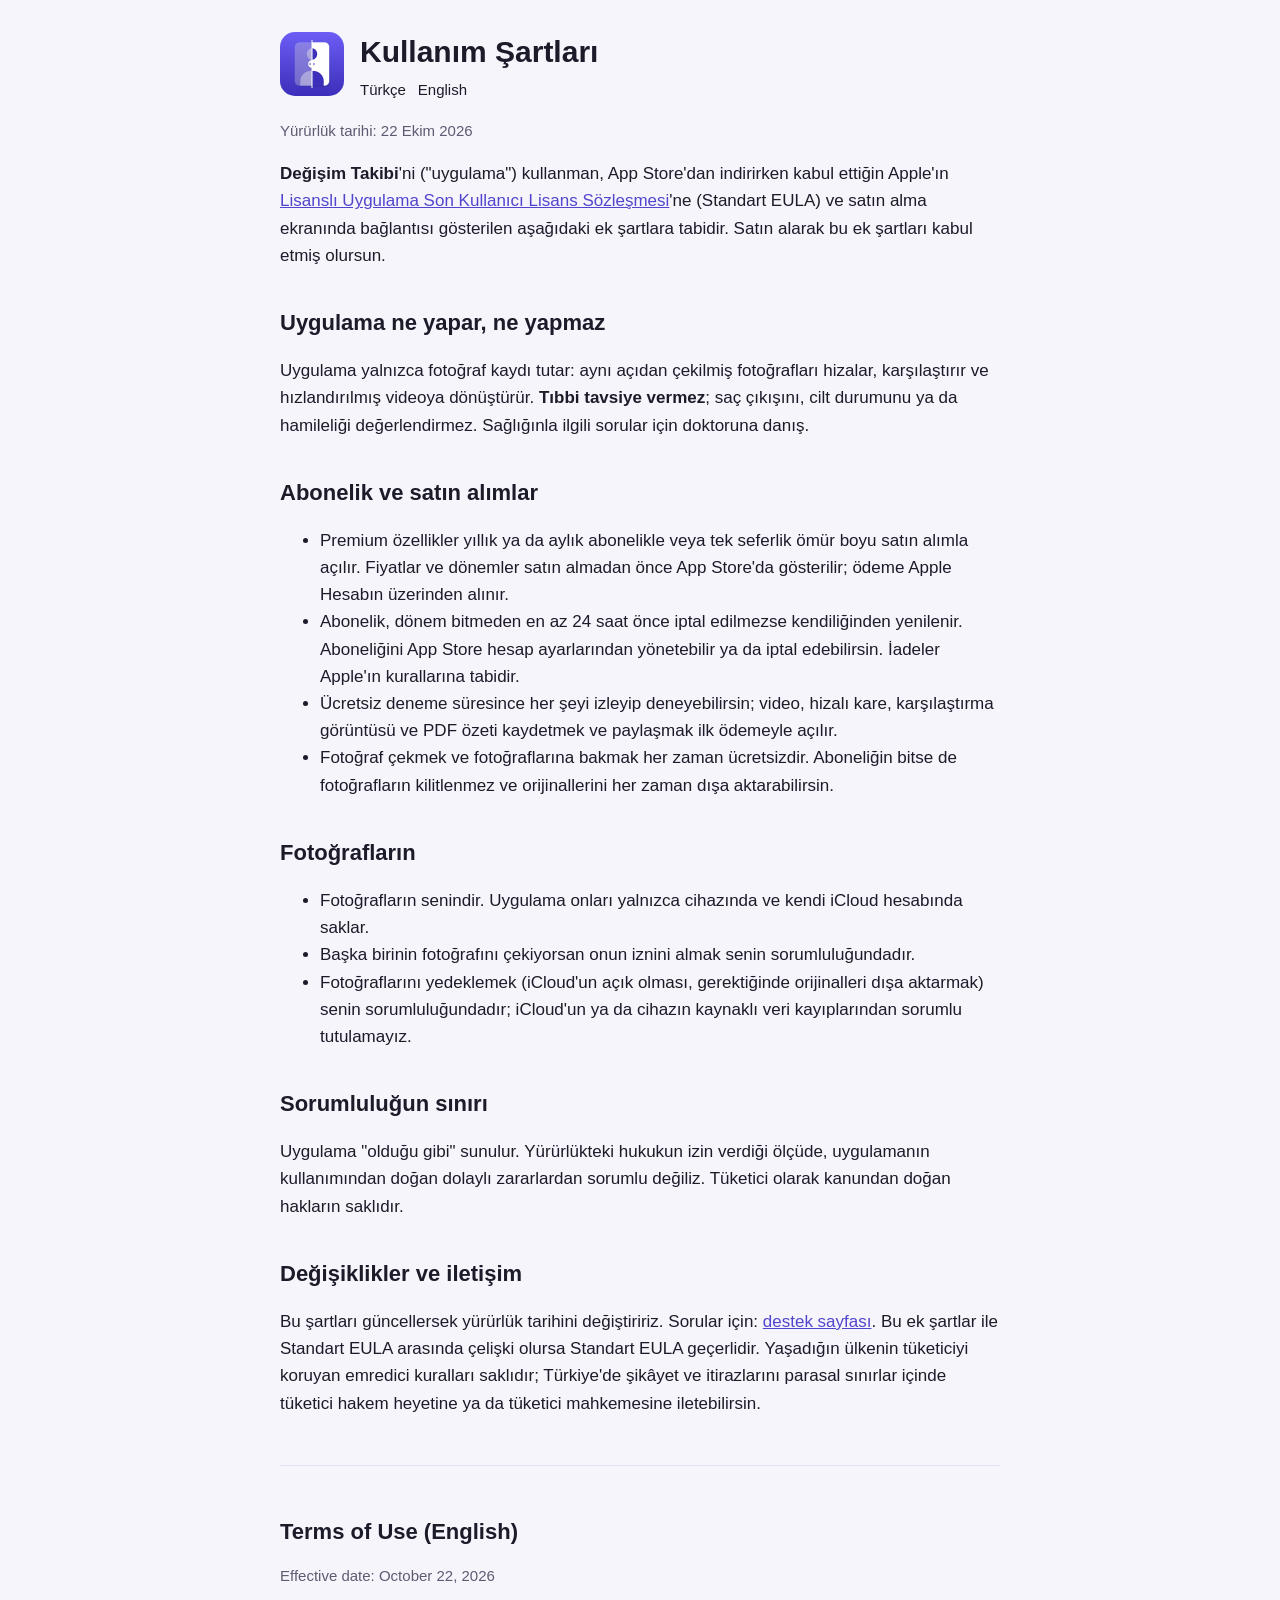
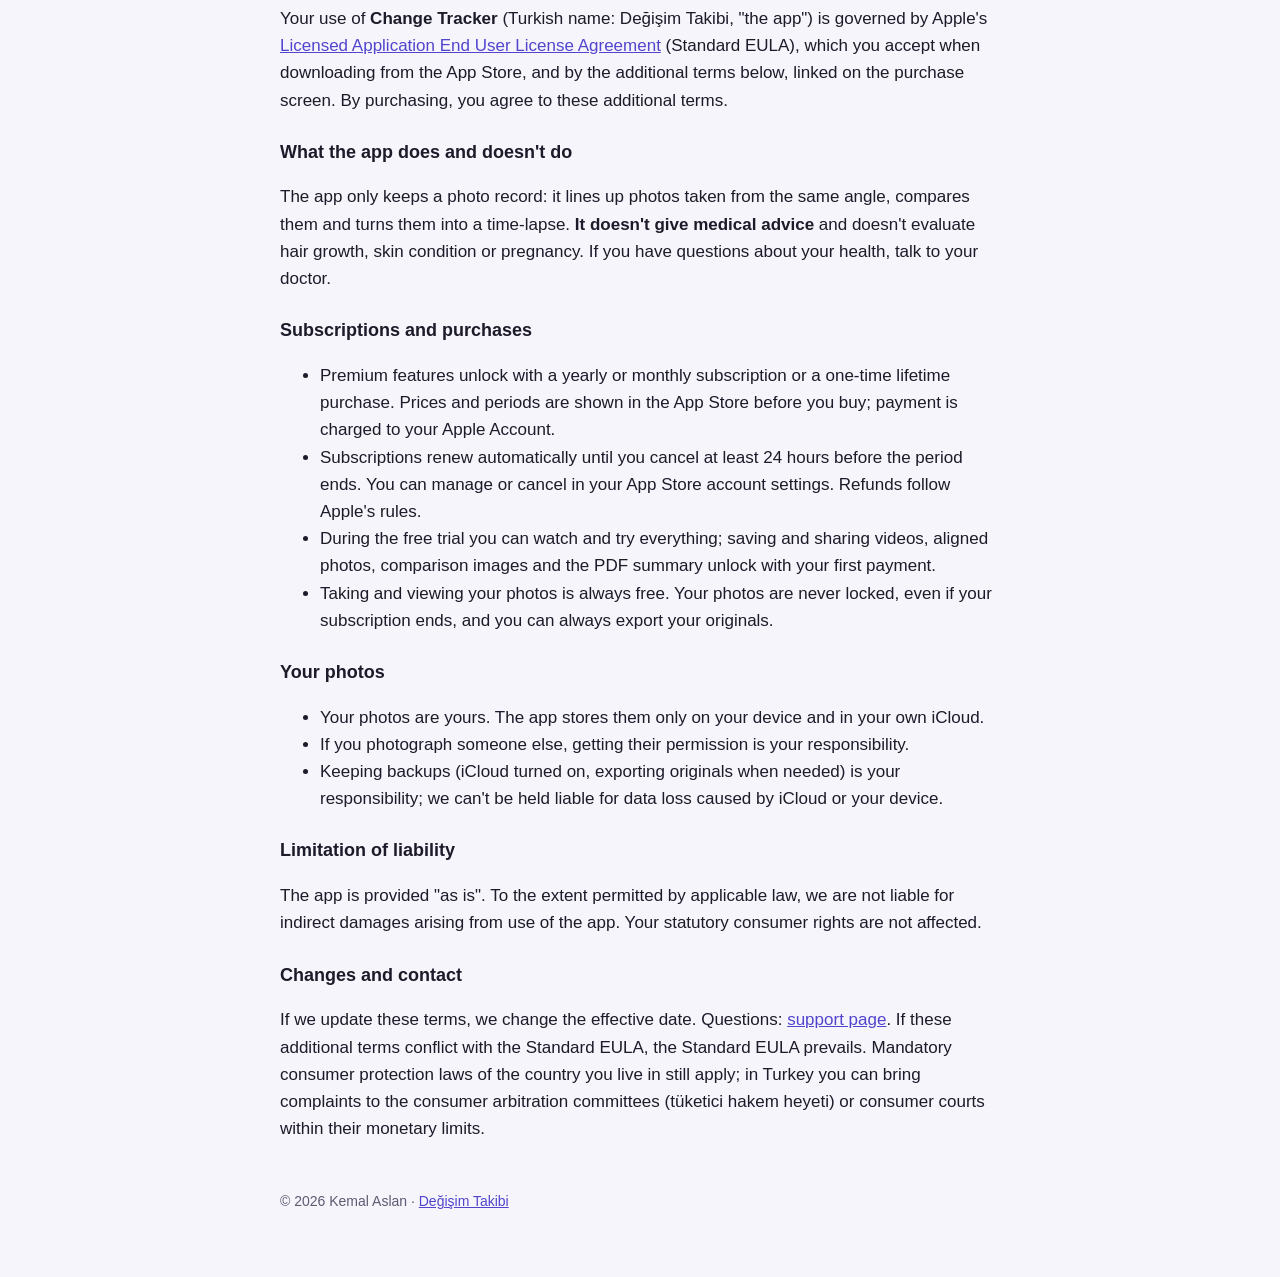
<file: terms/index.html>
<!doctype html>
<html lang="tr">
<head>
  <meta charset="utf-8">
  <meta name="viewport" content="width=device-width, initial-scale=1">
  <title>Kullanım Şartları · Terms of Use — Değişim Takibi</title>
  <link rel="icon" href="../assets/icon.png">
  <link rel="stylesheet" href="../assets/style.css">
</head>
<body>
<main>
  <header>
    <a href="../"><img src="../assets/icon.png" alt="Değişim Takibi · Change Tracker"></a>
    <div>
      <h1>Kullanım Şartları</h1>
      <div class="lang"><a href="#tr">Türkçe</a><a href="#en">English</a></div>
    </div>
  </header>
  <p class="muted">Yürürlük tarihi: 22 Ekim 2026</p>

  <section id="tr">
    <p><strong>Değişim Takibi</strong>'ni ("uygulama") kullanman, App Store'dan indirirken kabul ettiğin Apple'ın
      <a href="https://www.apple.com/legal/internet-services/itunes/dev/stdeula/">Lisanslı Uygulama Son Kullanıcı Lisans
      Sözleşmesi</a>'ne (Standart EULA) ve satın alma ekranında bağlantısı gösterilen aşağıdaki ek şartlara tabidir.
      Satın alarak bu ek şartları kabul etmiş olursun.</p>

    <h2>Uygulama ne yapar, ne yapmaz</h2>
    <p>Uygulama yalnızca fotoğraf kaydı tutar: aynı açıdan çekilmiş fotoğrafları hizalar, karşılaştırır ve hızlandırılmış
      videoya dönüştürür. <strong>Tıbbi tavsiye vermez</strong>; saç çıkışını, cilt durumunu ya da hamileliği
      değerlendirmez. Sağlığınla ilgili sorular için doktoruna danış.</p>

    <h2>Abonelik ve satın alımlar</h2>
    <ul>
      <li>Premium özellikler yıllık ya da aylık abonelikle veya tek seferlik ömür boyu satın alımla açılır. Fiyatlar ve
        dönemler satın almadan önce App Store'da gösterilir; ödeme Apple Hesabın üzerinden alınır.</li>
      <li>Abonelik, dönem bitmeden en az 24 saat önce iptal edilmezse kendiliğinden yenilenir. Aboneliğini App Store hesap
        ayarlarından yönetebilir ya da iptal edebilirsin. İadeler Apple'ın kurallarına tabidir.</li>
      <li>Ücretsiz deneme süresince her şeyi izleyip deneyebilirsin; video, hizalı kare, karşılaştırma görüntüsü ve PDF
        özeti kaydetmek ve paylaşmak ilk ödemeyle açılır.</li>
      <li>Fotoğraf çekmek ve fotoğraflarına bakmak her zaman ücretsizdir. Aboneliğin bitse de fotoğrafların kilitlenmez ve
        orijinallerini her zaman dışa aktarabilirsin.</li>
    </ul>

    <h2>Fotoğrafların</h2>
    <ul>
      <li>Fotoğrafların senindir. Uygulama onları yalnızca cihazında ve kendi iCloud hesabında saklar.</li>
      <li>Başka birinin fotoğrafını çekiyorsan onun iznini almak senin sorumluluğundadır.</li>
      <li>Fotoğraflarını yedeklemek (iCloud'un açık olması, gerektiğinde orijinalleri dışa aktarmak) senin
        sorumluluğundadır; iCloud'un ya da cihazın kaynaklı veri kayıplarından sorumlu tutulamayız.</li>
    </ul>

    <h2>Sorumluluğun sınırı</h2>
    <p>Uygulama "olduğu gibi" sunulur. Yürürlükteki hukukun izin verdiği ölçüde, uygulamanın kullanımından doğan dolaylı
      zararlardan sorumlu değiliz. Tüketici olarak kanundan doğan hakların saklıdır.</p>

    <h2>Değişiklikler ve iletişim</h2>
    <p>Bu şartları güncellersek yürürlük tarihini değiştiririz. Sorular için: <a href="../support/#contact">destek
      sayfası</a>. Bu ek şartlar ile Standart EULA arasında çelişki olursa Standart EULA geçerlidir. Yaşadığın ülkenin
      tüketiciyi koruyan emredici kuralları saklıdır; Türkiye'de şikâyet ve itirazlarını parasal sınırlar içinde tüketici
      hakem heyetine ya da tüketici mahkemesine iletebilirsin.</p>
  </section>

  <hr>

  <section id="en" lang="en">
    <h2>Terms of Use (English)</h2>
    <p class="muted">Effective date: October 22, 2026</p>
    <p>Your use of <strong>Change Tracker</strong> (Turkish name: Değişim Takibi, "the app") is governed by Apple's
      <a href="https://www.apple.com/legal/internet-services/itunes/dev/stdeula/">Licensed Application End User License
      Agreement</a> (Standard EULA), which you accept when downloading from the App Store, and by the additional terms
      below, linked on the purchase screen. By purchasing, you agree to these additional terms.</p>

    <h3>What the app does and doesn't do</h3>
    <p>The app only keeps a photo record: it lines up photos taken from the same angle, compares them and turns them into a
      time-lapse. <strong>It doesn't give medical advice</strong> and doesn't evaluate hair growth, skin condition or pregnancy. If you have questions about your health, talk to your doctor.</p>

    <h3>Subscriptions and purchases</h3>
    <ul>
      <li>Premium features unlock with a yearly or monthly subscription or a one-time lifetime purchase. Prices and periods
        are shown in the App Store before you buy; payment is charged to your Apple Account.</li>
      <li>Subscriptions renew automatically until you cancel at least 24 hours before the period ends. You can manage or
        cancel in your App Store account settings. Refunds follow Apple's rules.</li>
      <li>During the free trial you can watch and try everything; saving and sharing videos, aligned photos, comparison
        images and the PDF summary unlock with your first payment.</li>
      <li>Taking and viewing your photos is always free. Your photos are never locked, even if your subscription ends, and
        you can always export your originals.</li>
    </ul>

    <h3>Your photos</h3>
    <ul>
      <li>Your photos are yours. The app stores them only on your device and in your own iCloud.</li>
      <li>If you photograph someone else, getting their permission is your responsibility.</li>
      <li>Keeping backups (iCloud turned on, exporting originals when needed) is your responsibility; we can't be held liable
        for data loss caused by iCloud or your device.</li>
    </ul>

    <h3>Limitation of liability</h3>
    <p>The app is provided "as is". To the extent permitted by applicable law, we are not liable for indirect damages
      arising from use of the app. Your statutory consumer rights are not affected.</p>

    <h3>Changes and contact</h3>
    <p>If we update these terms, we change the effective date. Questions: <a href="../support/#contact-en">support
      page</a>. If these additional terms conflict with the Standard EULA, the Standard EULA prevails. Mandatory consumer
      protection laws of the country you live in still apply; in Turkey you can bring complaints to the consumer
      arbitration committees (tüketici hakem heyeti) or consumer courts within their monetary limits.</p>
  </section>

  <footer>© 2026 Kemal Aslan · <a href="../">Değişim Takibi</a></footer>
</main>
</body>
</html>
</file>
<file: assets/style.css>
:root {
  --bg: #f6f5fb;
  --card: #ffffff;
  --text: #1c1b29;
  --muted: #5d5b72;
  --accent: #5145cd;
  --line: #e4e2f0;
  color-scheme: light dark;
}
@media (prefers-color-scheme: dark) {
  :root { --bg: #111019; --card: #1b1a27; --text: #ecebf5; --muted: #a6a3bd; --accent: #968cff; --line: #2c2a3d; }
}
* { box-sizing: border-box; }
body {
  margin: 0; background: var(--bg); color: var(--text);
  font: 17px/1.6 -apple-system, BlinkMacSystemFont, "SF Pro Text", "Segoe UI", Roboto, sans-serif;
}
main { max-width: 760px; margin: 0 auto; padding: 32px 20px 64px; }
header { display: flex; align-items: center; gap: 16px; margin-bottom: 8px; }
header img { width: 64px; height: 64px; border-radius: 15px; }
header a { color: inherit; text-decoration: none; }
h1 { font-size: 30px; line-height: 1.2; margin: 0; }
h2 { font-size: 22px; margin: 36px 0 8px; }
h3 { font-size: 18px; margin: 24px 0 4px; }
p, li { color: var(--text); }
.muted { color: var(--muted); font-size: 15px; }
a { color: var(--accent); }
nav { display: flex; flex-wrap: wrap; gap: 8px 18px; margin: 16px 0 28px; font-weight: 600; }
.lang { display: flex; gap: 12px; font-size: 15px; margin: 8px 0 0; }
.card { background: var(--card); border: 1px solid var(--line); border-radius: 18px; padding: 20px 22px; margin: 16px 0; }
.card > :first-child { margin-top: 0; }
.card > :last-child { margin-bottom: 0; }
hr { border: 0; border-top: 1px solid var(--line); margin: 48px 0; }
table { border-collapse: collapse; width: 100%; font-size: 15px; }
th, td { text-align: left; vertical-align: top; padding: 8px 10px; border-bottom: 1px solid var(--line); }
footer { margin-top: 48px; font-size: 14px; color: var(--muted); }
</file>
